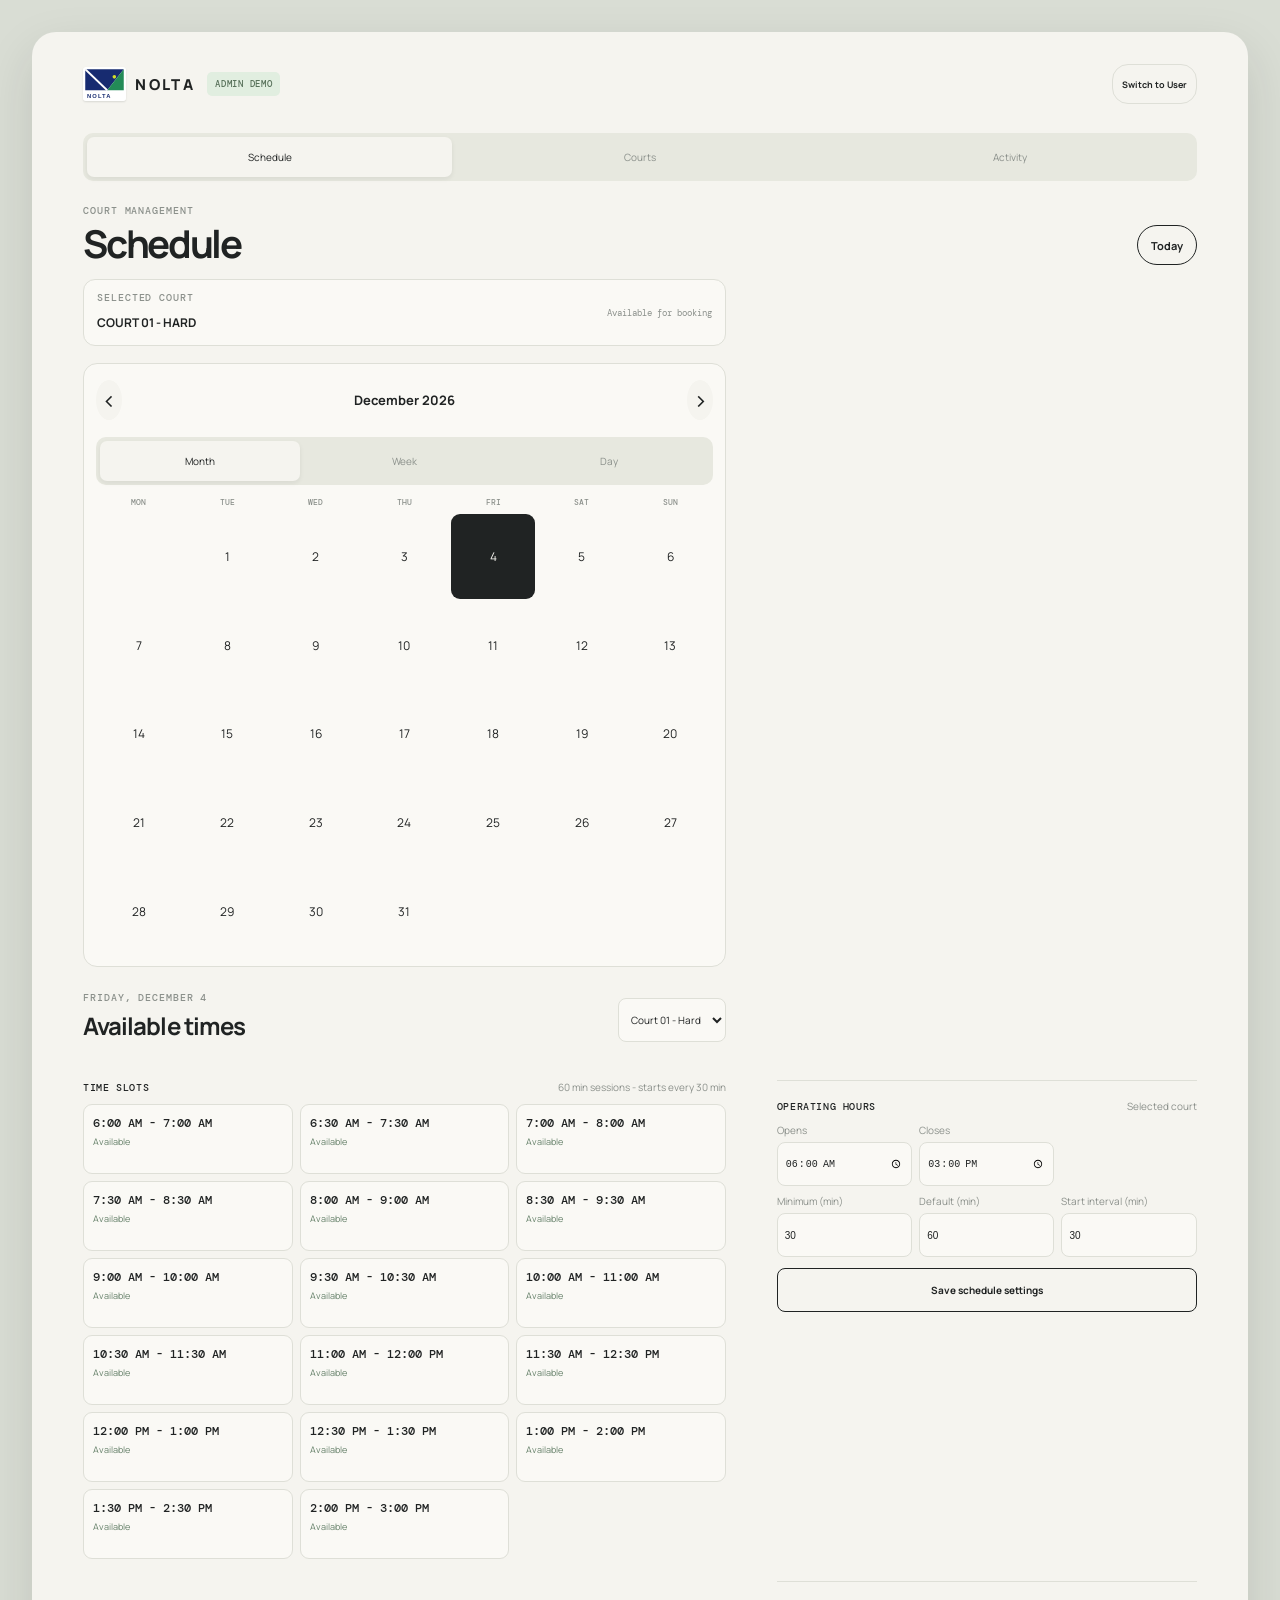
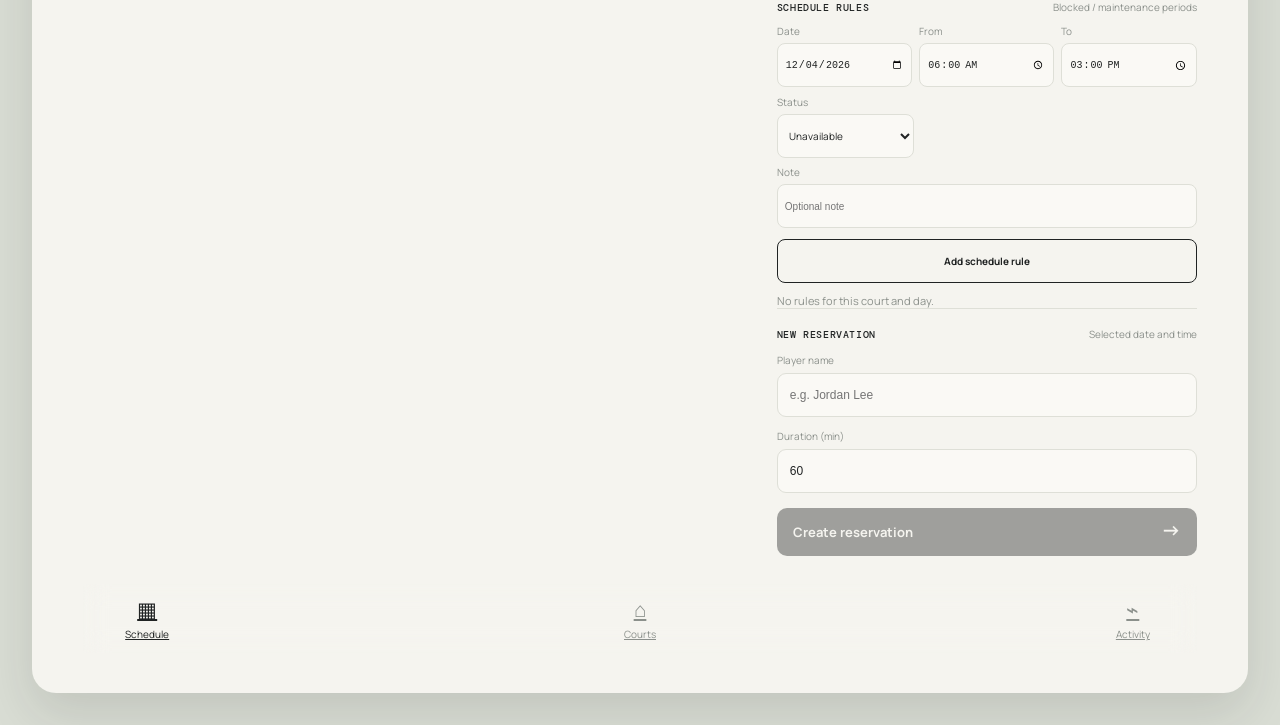
<file: index.html>
<!doctype html><html lang="en"><head><meta charset="UTF-8"/><meta name="viewport" content="width=device-width,initial-scale=1.0"/><meta name="theme-color" content="#f5f4ef"/><title>NOLTA - Schedule</title><link rel="preconnect" href="https://fonts.googleapis.com"/><link rel="preconnect" href="https://fonts.gstatic.com" crossorigin/><link href="https://fonts.googleapis.com/css2?family=DM+Mono:wght@400;500&family=Manrope:wght@400;500;600;700;800&display=swap" rel="stylesheet"/><link rel="stylesheet" href="styles.css"/></head><body><main class="phone-shell"><header class="topbar"><a class="brand" href="index.html"><svg class="nolta-logo" viewBox="0 0 96 76" role="img" aria-label="NOLTA logo"><rect width="96" height="76" rx="4" fill="#fff"/><path d="M5 5H91L54 52H5Z" fill="#172b70"/><path d="M91 5L54 52H91Z" fill="#238b57"/><path d="M5 5L54 52" stroke="#fff" stroke-width="4"/><circle cx="70" cy="22" r="4" fill="#d5df27"/><text x="9" y="69" fill="#172b70" font-family="Arial" font-size="13" font-weight="800">NOLTA</text></svg><span>NOLTA</span></a><span class="admin-badge">ADMIN</span></header><nav class="page-nav"><a data-page-link href="index.html">Schedule</a><a data-page-link href="courts.html">Courts</a><a data-page-link href="activity.html">Activity</a></nav><section class="intro"><div><p class="eyebrow">COURT MANAGEMENT</p><h1>Schedule</h1></div><button class="today-button" id="todayButton">Today</button></section><section class="court-status-card"><div><p class="eyebrow">SELECTED COURT</p><strong id="selectedCourtLabel"></strong></div><span class="storage-note" id="statusText"></span></section><section class="calendar-card"><div class="calendar-header"><button id="previousPeriod">‹</button><strong id="periodLabel"></strong><button id="nextPeriod">›</button></div><div class="view-switcher"><button class="view-button active" data-view="month">Month</button><button class="view-button" data-view="week">Week</button><button class="view-button" data-view="day">Day</button></div><div class="weekdays"><span>MON</span><span>TUE</span><span>WED</span><span>THU</span><span>FRI</span><span>SAT</span><span>SUN</span></div><div class="calendar-grid" id="calendarGrid"></div></section><section class="booking-head"><div><p class="eyebrow" id="selectedDateLabel"></p><h2>Available times</h2></div><select id="courtSelect" class="inline-select" aria-label="Select court"></select></section><section class="time-section"><div class="section-label"><span>TIME SLOTS</span><small id="durationLabel"></small></div><div class="time-grid" id="timeGrid"></div></section><section class="admin-panel"><div class="section-label"><span>OPERATING HOURS</span><small>Selected court</small></div><div class="inline-fields"><label>Opens<input id="openingTime" type="time"/></label><label>Closes<input id="closingTime" type="time"/></label></div><div class="inline-fields duration-settings"><label>Minimum (min)<input id="minDuration" type="number" min="1" max="720"/></label><label>Default (min)<input id="defaultDuration" type="number" min="1" max="720"/></label><label>Start interval (min)<input id="startInterval" type="number" min="1" max="720"/></label></div><button class="secondary-button" id="saveSettings">Save schedule settings</button></section><section class="admin-panel"><div class="section-label"><span>SCHEDULE RULES</span><small>Blocked / maintenance periods</small></div><div class="inline-fields"><label>Date<input id="ruleDate" type="date"/></label><label>From<input id="ruleStart" type="time" value="06:00"/></label><label>To<input id="ruleEnd" type="time" value="15:00"/></label></div><div class="inline-fields second-row"><label>Status<select id="ruleStatus"><option value="unavailable">Unavailable</option><option value="maintenance">Maintenance</option><option value="available">Available</option></select></label><label class="wide-field">Note<input id="ruleNote" placeholder="Optional note"/></label></div><button class="secondary-button" id="saveRule">Add schedule rule</button><div class="rule-list" id="ruleList"></div></section><section class="reservation-form"><div class="section-label"><span>NEW RESERVATION</span><small>Selected date and time</small></div><label>Player name<input id="playerName" placeholder="e.g. Jordan Lee"/></label><label>Duration (min)<input id="reservationDuration" type="number" min="1"/></label><button class="confirm-button" id="confirmButton" disabled>Create reservation <span>→</span></button></section><nav class="bottom-nav"><a class="nav-item" data-page-link href="index.html"><span>▦</span><small>Schedule</small></a><a class="nav-item" data-page-link href="courts.html"><span>⌂</span><small>Courts</small></a><a class="nav-item" data-page-link href="activity.html"><span>⌁</span><small>Activity</small></a></nav></main><div class="toast" id="toast"></div><script src="assets/js/storage.js"></script><script src="assets/js/navigation.js"></script><script src="assets/js/schedule-page.js"></script></body></html>
</file>
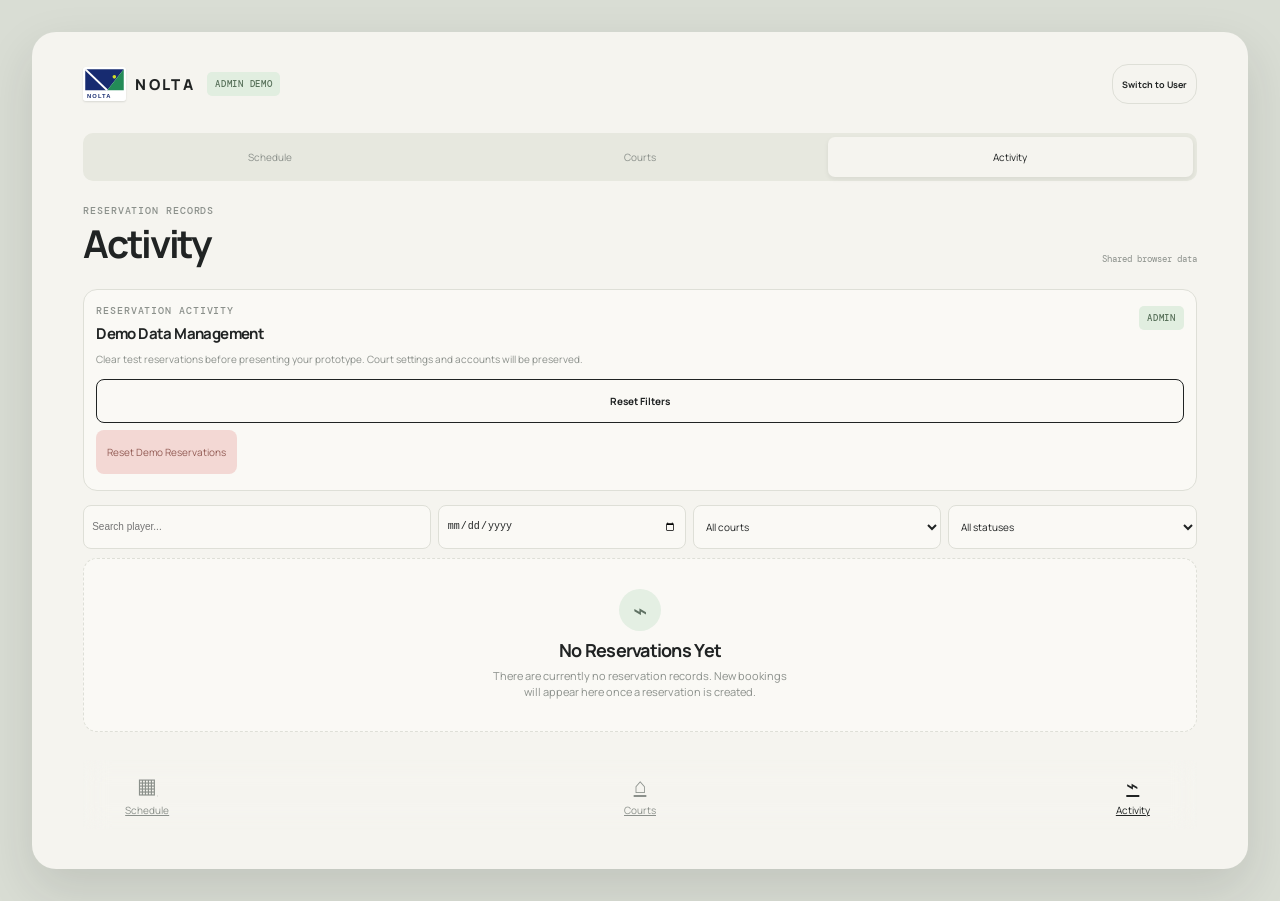
<file: activity.html>
<!doctype html><html lang="en"><head><meta charset="UTF-8"/><meta name="viewport" content="width=device-width,initial-scale=1.0"/><meta name="theme-color" content="#f5f4ef"/><title>NOLTA - Activity</title><link rel="preconnect" href="https://fonts.googleapis.com"/><link rel="preconnect" href="https://fonts.gstatic.com" crossorigin/><link href="https://fonts.googleapis.com/css2?family=DM+Mono:wght@400;500&family=Manrope:wght@400;500;600;700;800&display=swap" rel="stylesheet"/><link rel="stylesheet" href="styles.css"/></head><body><main class="phone-shell"><header class="topbar"><a class="brand" href="index.html"><svg class="nolta-logo" viewBox="0 0 96 76"><rect width="96" height="76" rx="4" fill="#fff"/><path d="M5 5H91L54 52H5Z" fill="#172b70"/><path d="M91 5L54 52H91Z" fill="#238b57"/><path d="M5 5L54 52" stroke="#fff" stroke-width="4"/><circle cx="70" cy="22" r="4" fill="#d5df27"/><text x="9" y="69" fill="#172b70" font-family="Arial" font-size="13" font-weight="800">NOLTA</text></svg><span>NOLTA</span></a><span class="admin-badge">ADMIN</span></header><nav class="page-nav"><a data-page-link href="index.html">Schedule</a><a data-page-link href="courts.html">Courts</a><a data-page-link href="activity.html">Activity</a></nav><section class="intro"><div><p class="eyebrow">RESERVATION RECORDS</p><h1>Activity</h1></div><span class="storage-note">Shared browser data</span></section><section class="filter-row activity-filters"><input id="search" placeholder="Search player..."/><input id="dateFilter" type="date"/><select id="courtFilter"><option value="all">All courts</option></select><select id="statusFilter"><option value="all">All statuses</option><option value="pending">Pending</option><option value="confirmed">Confirmed</option><option value="cancelled">Cancelled</option></select></section><section class="reservation-list" id="activityList"></section><nav class="bottom-nav"><a class="nav-item" data-page-link href="index.html"><span>▦</span><small>Schedule</small></a><a class="nav-item" data-page-link href="courts.html"><span>⌂</span><small>Courts</small></a><a class="nav-item" data-page-link href="activity.html"><span>⌁</span><small>Activity</small></a></nav></main><div class="toast" id="toast"></div><div class="modal-backdrop" id="rescheduleModal" aria-hidden="true"><div class="modal" role="dialog" aria-modal="true" aria-labelledby="rescheduleTitle"><button class="close-modal" id="closeReschedule" aria-label="Close">×</button><p class="eyebrow">EDIT RESERVATION</p><h2 id="rescheduleTitle">Reschedule booking</h2><p class="selected-slot" id="rescheduleDetails"></p><label class="field-label" for="rescheduleCourt">Court</label><select id="rescheduleCourt"></select><label class="field-label" for="rescheduleDate">Date</label><input id="rescheduleDate" type="date"/><label class="field-label" for="rescheduleStart">Start time</label><select id="rescheduleStart"></select><button class="confirm-button" id="saveReschedule">Save changes <span>→</span></button></div></div><script src="assets/js/storage.js"></script><script src="assets/js/navigation.js"></script><script src="assets/js/activity-page.js"></script></body></html>
</file>
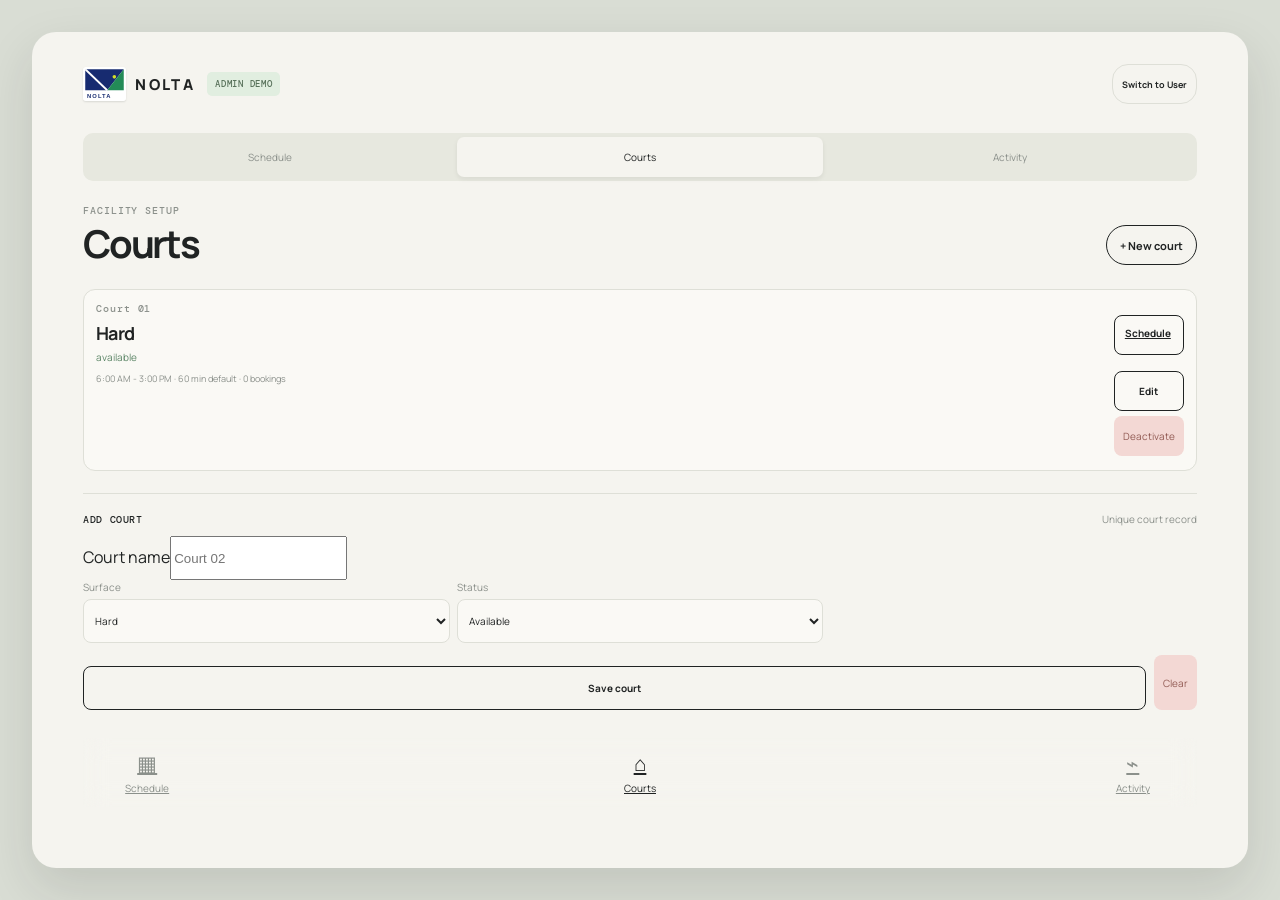
<file: courts.html>
<!doctype html><html lang="en"><head><meta charset="UTF-8"/><meta name="viewport" content="width=device-width,initial-scale=1.0"/><meta name="theme-color" content="#f5f4ef"/><title>NOLTA - Courts</title><link rel="preconnect" href="https://fonts.googleapis.com"/><link rel="preconnect" href="https://fonts.gstatic.com" crossorigin/><link href="https://fonts.googleapis.com/css2?family=DM+Mono:wght@400;500&family=Manrope:wght@400;500;600;700;800&display=swap" rel="stylesheet"/><link rel="stylesheet" href="styles.css"/></head><body><main class="phone-shell"><header class="topbar"><a class="brand" href="index.html"><svg class="nolta-logo" viewBox="0 0 96 76"><rect width="96" height="76" rx="4" fill="#fff"/><path d="M5 5H91L54 52H5Z" fill="#172b70"/><path d="M91 5L54 52H91Z" fill="#238b57"/><path d="M5 5L54 52" stroke="#fff" stroke-width="4"/><circle cx="70" cy="22" r="4" fill="#d5df27"/><text x="9" y="69" fill="#172b70" font-family="Arial" font-size="13" font-weight="800">NOLTA</text></svg><span>NOLTA</span></a><span class="admin-badge">ADMIN</span></header><nav class="page-nav"><a data-page-link href="index.html">Schedule</a><a data-page-link href="courts.html">Courts</a><a data-page-link href="activity.html">Activity</a></nav><section class="intro"><div><p class="eyebrow">FACILITY SETUP</p><h1>Courts</h1></div><button class="today-button" id="newCourtButton">+ New court</button></section><section class="court-list" id="courtList"></section><section class="admin-panel" id="courtForm"><div class="section-label"><span id="courtFormTitle">ADD COURT</span><small>Unique court record</small></div><label>Court name<input id="courtName" placeholder="Court 02"/></label><div class="inline-fields"><label>Surface<select id="courtSurface"><option>Hard</option><option>Clay</option><option>Grass</option><option>Carpet</option></select></label><label>Status<select id="courtStatus"><option value="available">Available</option><option value="unavailable">Unavailable</option><option value="maintenance">Maintenance</option></select></label></div><div class="form-actions"><button class="secondary-button" id="saveCourt">Save court</button><button class="danger-button compact" id="cancelCourt">Clear</button></div></section><nav class="bottom-nav"><a class="nav-item" data-page-link href="index.html"><span>▦</span><small>Schedule</small></a><a class="nav-item" data-page-link href="courts.html"><span>⌂</span><small>Courts</small></a><a class="nav-item" data-page-link href="activity.html"><span>⌁</span><small>Activity</small></a></nav></main><div class="toast" id="toast"></div><script src="assets/js/storage.js"></script><script src="assets/js/navigation.js"></script><script src="assets/js/courts-page.js"></script></body></html>
</file>
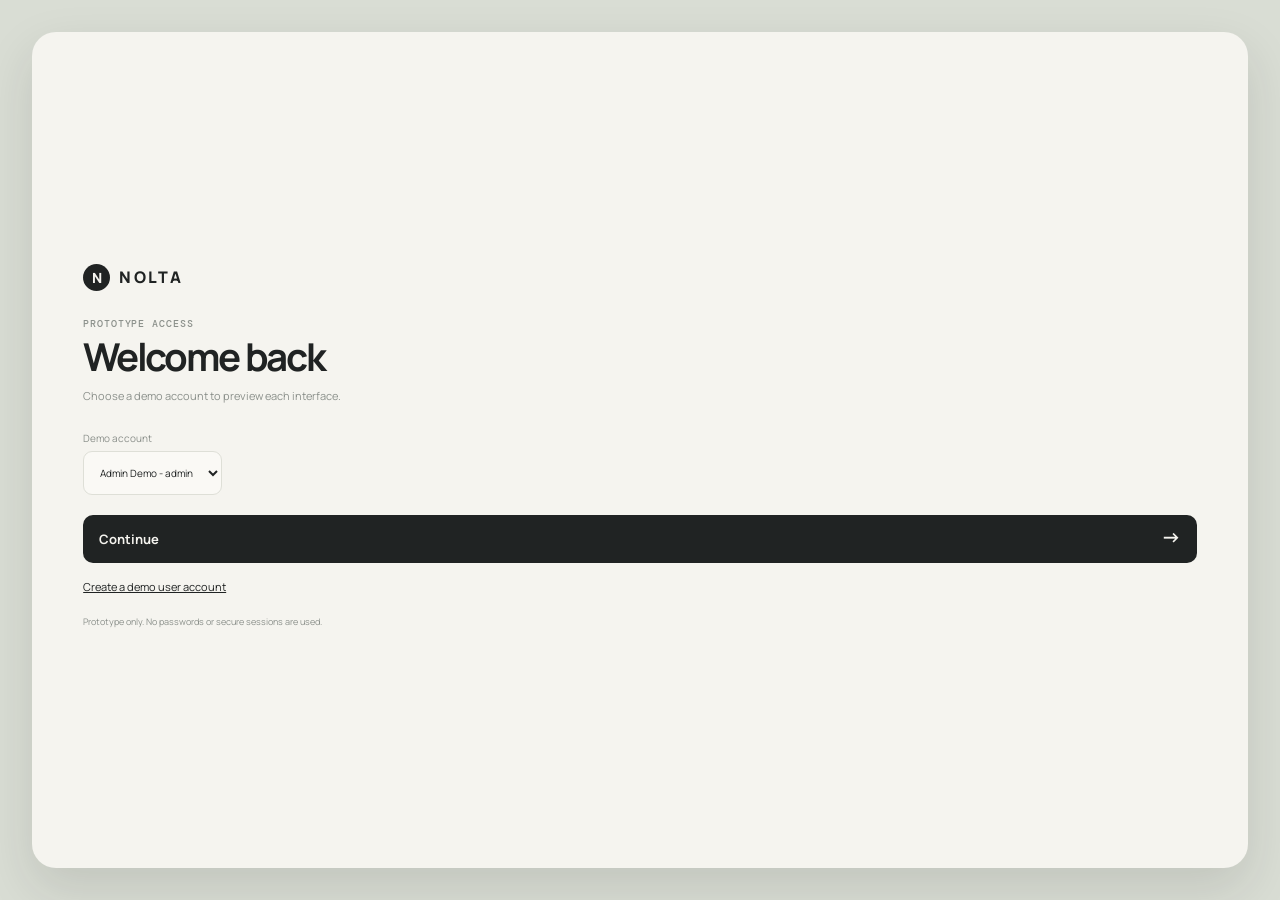
<file: login.html>
<!doctype html><html lang="en"><head><meta charset="UTF-8"/><meta name="viewport" content="width=device-width,initial-scale=1.0"/><title>NOLTA - Demo login</title><link rel="stylesheet" href="styles.css"/><link href="https://fonts.googleapis.com/css2?family=DM+Mono:wght@400;500&family=Manrope:wght@400;500;600;700;800&display=swap" rel="stylesheet"/></head><body><main class="phone-shell auth-shell"><div class="auth-logo"><span class="brand-mark">N</span><span>NOLTA</span></div><p class="eyebrow">PROTOTYPE ACCESS</p><h1>Welcome back</h1><p class="auth-note">Choose a demo account to preview each interface.</p><label>Demo account<select id="accountSelect"></select></label><button class="confirm-button" id="loginButton">Continue <span>→</span></button><a class="auth-link" href="register.html">Create a demo user account</a><small class="prototype-warning">Prototype only. No passwords or secure sessions are used.</small></main><script src="assets/js/auth.js"></script><script>const select=document.querySelector('#accountSelect');select.innerHTML=window.NoltaAuth.users().map(user=>`<option value="${user.id}">${user.name} - ${user.role}</option>`).join('');document.querySelector('#loginButton').onclick=()=>{window.NoltaAuth.setActive(select.value);const user=window.NoltaAuth.active();location.href=user.role==='admin'?'index.html':'user-home.html';};</script></body></html>
</file>
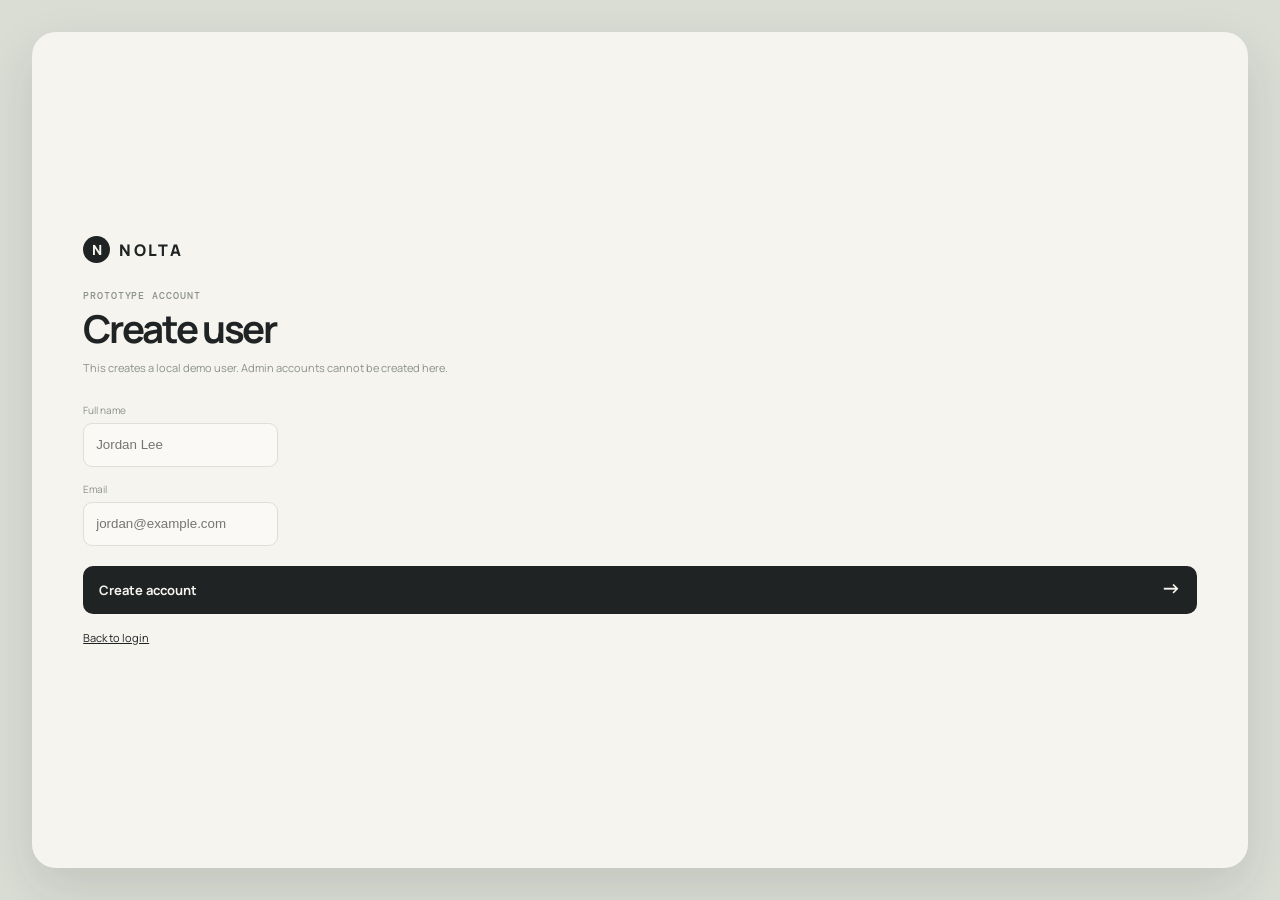
<file: register.html>
<!doctype html><html lang="en"><head><meta charset="UTF-8"/><meta name="viewport" content="width=device-width,initial-scale=1.0"/><title>NOLTA - Demo account</title><link rel="stylesheet" href="styles.css"/><link href="https://fonts.googleapis.com/css2?family=DM+Mono:wght@400;500&family=Manrope:wght@400;500;600;700;800&display=swap" rel="stylesheet"/></head><body><main class="phone-shell auth-shell"><div class="auth-logo"><span class="brand-mark">N</span><span>NOLTA</span></div><p class="eyebrow">PROTOTYPE ACCOUNT</p><h1>Create user</h1><p class="auth-note">This creates a local demo user. Admin accounts cannot be created here.</p><label>Full name<input id="name" placeholder="Jordan Lee"/></label><label>Email<input id="email" type="email" placeholder="jordan@example.com"/></label><button class="confirm-button" id="createButton">Create account <span>→</span></button><a class="auth-link" href="login.html">Back to login</a><p id="error" class="auth-error"></p></main><script src="assets/js/auth.js"></script><script>document.querySelector('#createButton').onclick=()=>{const name=document.querySelector('#name').value.trim(),email=document.querySelector('#email').value.trim(),error=document.querySelector('#error');if(!name||!email){error.textContent='Enter your name and email.';return;}const user=window.NoltaAuth.createUser(name,email);if(!user){error.textContent='That email already has a demo account.';return;}location.href='user-home.html';};</script></body></html>
</file>
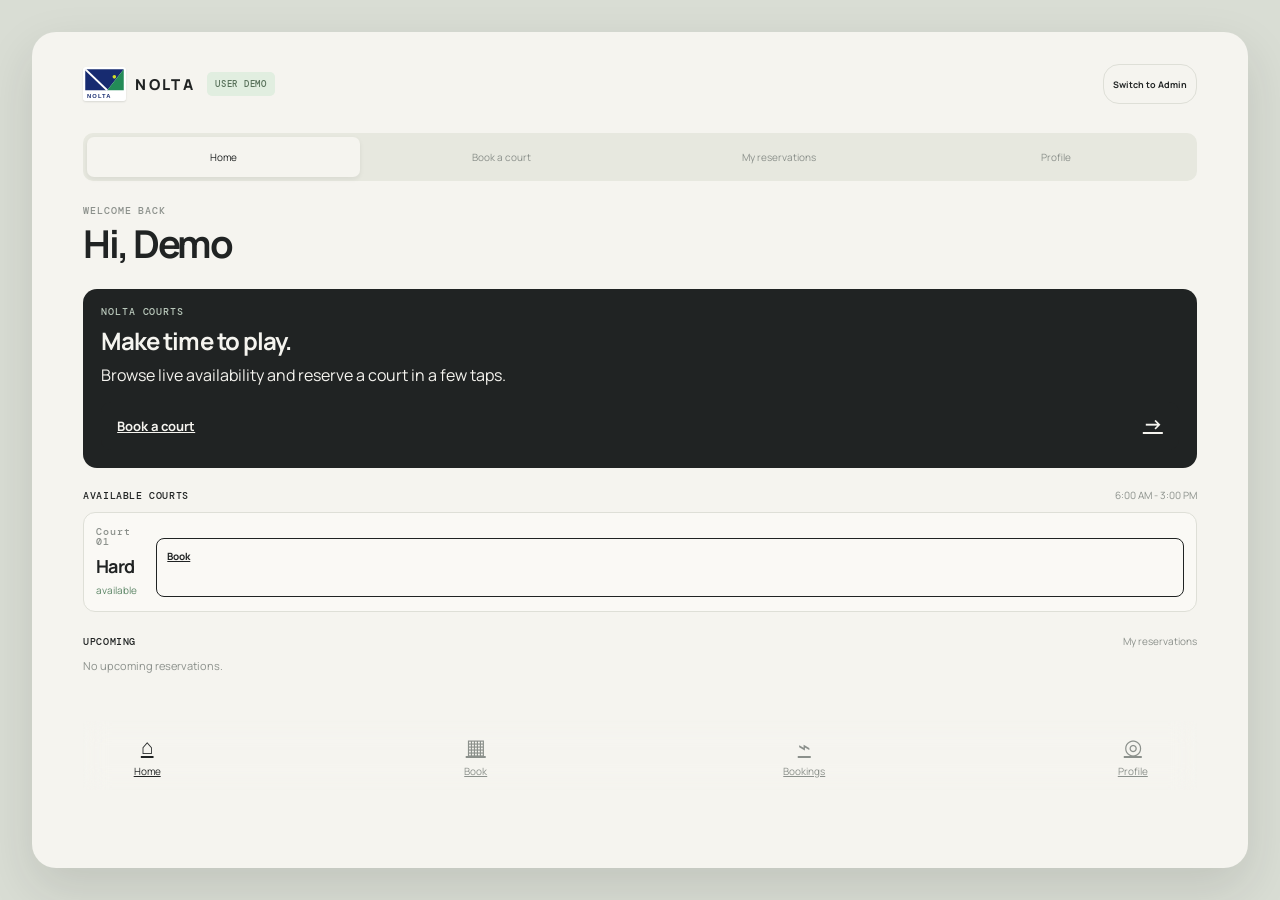
<file: user-home.html>
<!doctype html><html lang="en"><head><meta charset="UTF-8"/><meta name="viewport" content="width=device-width,initial-scale=1.0"/><title>NOLTA - Home</title><link rel="stylesheet" href="styles.css"/><link href="https://fonts.googleapis.com/css2?family=DM+Mono:wght@400;500&family=Manrope:wght@400;500;600;700;800&display=swap" rel="stylesheet"/></head><body><main class="phone-shell user-shell"><header class="topbar"><a class="brand" href="user-home.html"><svg class="nolta-logo" viewBox="0 0 96 76"><rect width="96" height="76" rx="4" fill="#fff"/><path d="M5 5H91L54 52H5Z" fill="#172b70"/><path d="M91 5L54 52H91Z" fill="#238b57"/><path d="M5 5L54 52" stroke="#fff" stroke-width="4"/><circle cx="70" cy="22" r="4" fill="#d5df27"/><text x="9" y="69" fill="#172b70" font-family="Arial" font-size="13" font-weight="800">NOLTA</text></svg><span>NOLTA</span></a><span class="admin-badge">USER DEMO</span></header><nav class="page-nav"><a class="active" href="user-home.html">Home</a><a href="user.html">Book a court</a><a href="user-reservations.html">My reservations</a><a href="user-profile.html">Profile</a></nav><section class="intro"><div><p class="eyebrow">WELCOME BACK</p><h1 id="welcomeName">Ready to play?</h1></div></section><section class="user-hero"><p class="eyebrow">NOLTA COURTS</p><h2>Make time to play.</h2><p>Browse live availability and reserve a court in a few taps.</p><a class="confirm-button" href="user.html">Book a court <span>→</span></a></section><section><div class="section-label"><span>AVAILABLE COURTS</span><small>6:00 AM - 3:00 PM</small></div><div class="court-list" id="userCourtList"></div></section><section class="upcoming-section"><div class="section-label"><span>UPCOMING</span><small>My reservations</small></div><div class="reservation-list" id="homeReservations"></div></section><nav class="bottom-nav"><a class="nav-item active" href="user-home.html"><span>⌂</span><small>Home</small></a><a class="nav-item" href="user.html"><span>▦</span><small>Book</small></a><a class="nav-item" href="user-reservations.html"><span>⌁</span><small>Bookings</small></a><a class="nav-item" href="user-profile.html"><span>◎</span><small>Profile</small></a></nav></main><div class="toast" id="toast"></div><script src="assets/js/storage.js"></script><script src="assets/js/auth.js"></script><script src="assets/js/navigation.js"></script><script src="assets/js/user-home.js"></script></body></html>
</file>
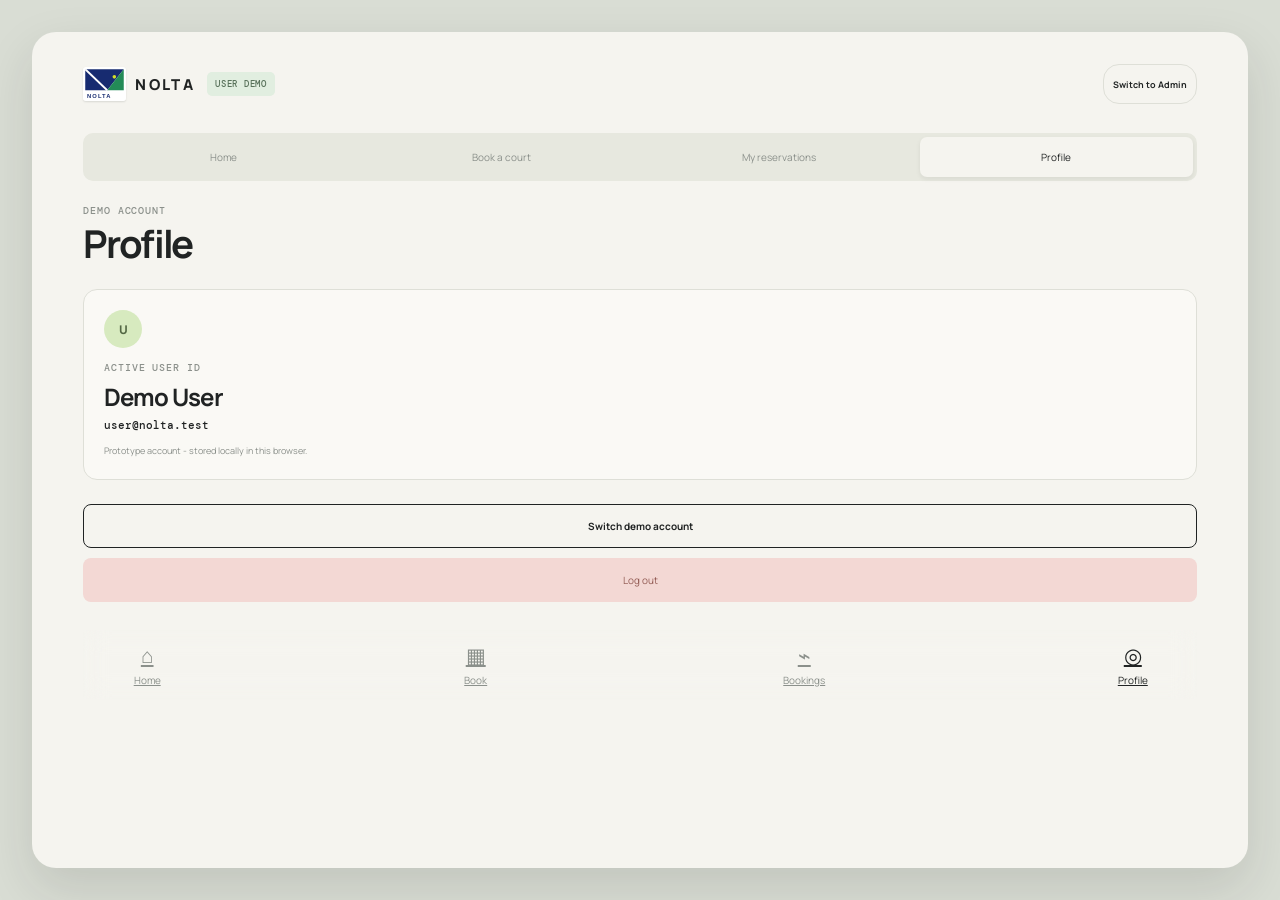
<file: user-profile.html>
<!doctype html><html lang="en"><head><meta charset="UTF-8"/><meta name="viewport" content="width=device-width,initial-scale=1.0"/><title>NOLTA - Profile</title><link rel="stylesheet" href="styles.css"/><link href="https://fonts.googleapis.com/css2?family=DM+Mono:wght@400;500&family=Manrope:wght@400;500;600;700;800&display=swap" rel="stylesheet"/></head><body><main class="phone-shell user-shell"><header class="topbar"><a class="brand" href="user-home.html"><svg class="nolta-logo" viewBox="0 0 96 76"><rect width="96" height="76" rx="4" fill="#fff"/><path d="M5 5H91L54 52H5Z" fill="#172b70"/><path d="M91 5L54 52H91Z" fill="#238b57"/><path d="M5 5L54 52" stroke="#fff" stroke-width="4"/><circle cx="70" cy="22" r="4" fill="#d5df27"/><text x="9" y="69" fill="#172b70" font-family="Arial" font-size="13" font-weight="800">NOLTA</text></svg><span>NOLTA</span></a><span class="admin-badge">USER DEMO</span></header><nav class="page-nav"><a href="user-home.html">Home</a><a href="user.html">Book a court</a><a href="user-reservations.html">My reservations</a><a class="active" href="user-profile.html">Profile</a></nav><section class="intro"><div><p class="eyebrow">DEMO ACCOUNT</p><h1>Profile</h1></div></section><section class="profile-card"><div class="avatar">U</div><p class="eyebrow">ACTIVE USER ID</p><h2 id="profileName"></h2><p id="profileEmail"></p><small>Prototype account - stored locally in this browser.</small></section><button class="secondary-button" id="switchAccount">Switch demo account</button><button class="danger-button logout-button" id="logout">Log out</button><nav class="bottom-nav"><a class="nav-item" href="user-home.html"><span>⌂</span><small>Home</small></a><a class="nav-item" href="user.html"><span>▦</span><small>Book</small></a><a class="nav-item" href="user-reservations.html"><span>⌁</span><small>Bookings</small></a><a class="nav-item active" href="user-profile.html"><span>◎</span><small>Profile</small></a></nav></main><div class="toast" id="toast"></div><script src="assets/js/storage.js"></script><script src="assets/js/auth.js"></script><script src="assets/js/navigation.js"></script><script src="assets/js/user-profile.js"></script></body></html>
</file>
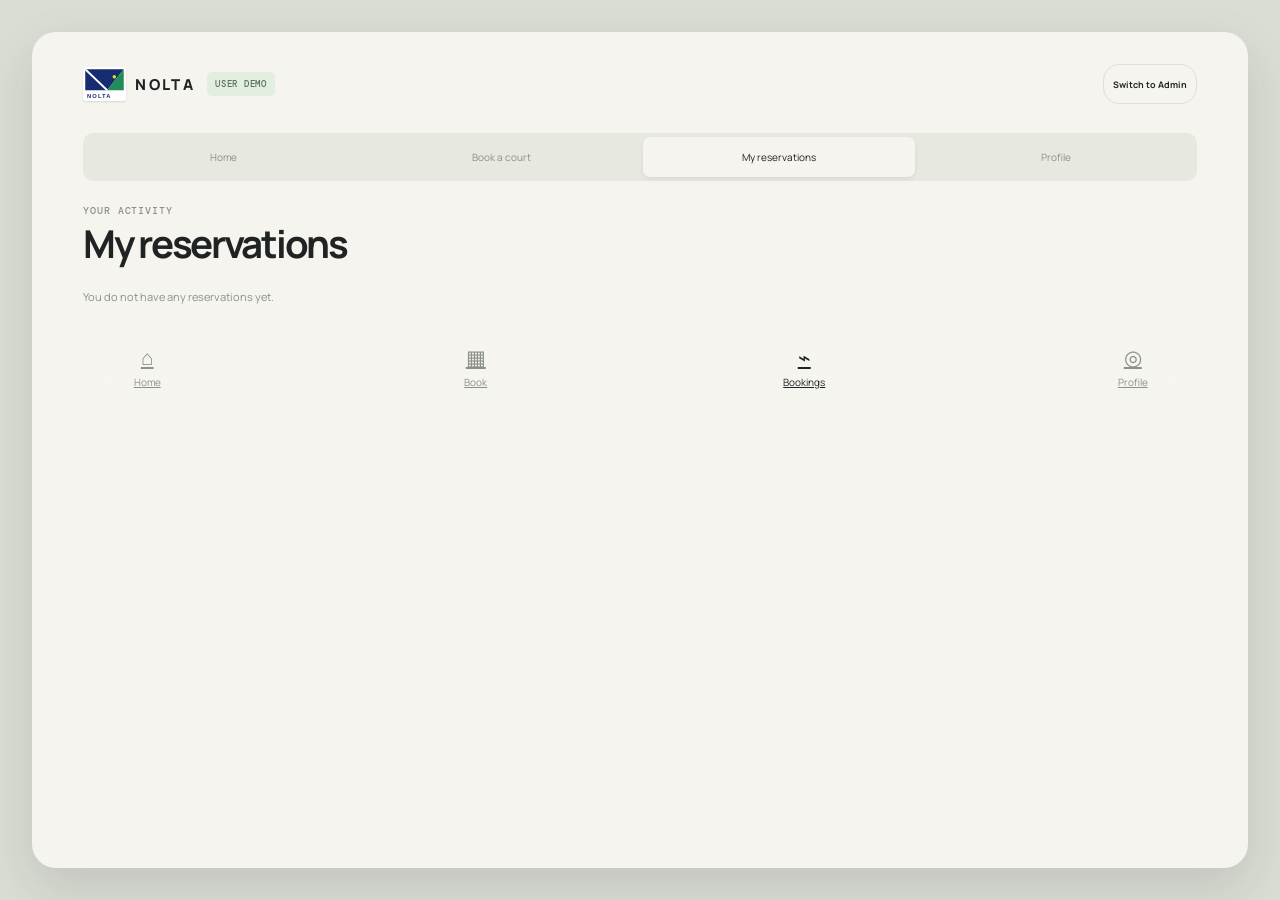
<file: user-reservations.html>
<!doctype html><html lang="en"><head><meta charset="UTF-8"/><meta name="viewport" content="width=device-width,initial-scale=1.0"/><title>NOLTA - My reservations</title><link rel="stylesheet" href="styles.css"/><link href="https://fonts.googleapis.com/css2?family=DM+Mono:wght@400;500&family=Manrope:wght@400;500;600;700;800&display=swap" rel="stylesheet"/></head><body><main class="phone-shell user-shell"><header class="topbar"><a class="brand" href="user-home.html"><svg class="nolta-logo" viewBox="0 0 96 76"><rect width="96" height="76" rx="4" fill="#fff"/><path d="M5 5H91L54 52H5Z" fill="#172b70"/><path d="M91 5L54 52H91Z" fill="#238b57"/><path d="M5 5L54 52" stroke="#fff" stroke-width="4"/><circle cx="70" cy="22" r="4" fill="#d5df27"/><text x="9" y="69" fill="#172b70" font-family="Arial" font-size="13" font-weight="800">NOLTA</text></svg><span>NOLTA</span></a><span class="admin-badge">USER DEMO</span></header><nav class="page-nav"><a href="user-home.html">Home</a><a href="user.html">Book a court</a><a class="active" href="user-reservations.html">My reservations</a><a href="user-profile.html">Profile</a></nav><section class="intro"><div><p class="eyebrow">YOUR ACTIVITY</p><h1>My reservations</h1></div></section><section class="reservation-list" id="myReservations"></section><nav class="bottom-nav"><a class="nav-item" href="user-home.html"><span>⌂</span><small>Home</small></a><a class="nav-item" href="user.html"><span>▦</span><small>Book</small></a><a class="nav-item active" href="user-reservations.html"><span>⌁</span><small>Bookings</small></a><a class="nav-item" href="user-profile.html"><span>◎</span><small>Profile</small></a></nav></main><div class="toast" id="toast"></div><script src="assets/js/storage.js"></script><script src="assets/js/auth.js"></script><script src="assets/js/navigation.js"></script><script src="assets/js/user-reservations.js"></script></body></html>
</file>
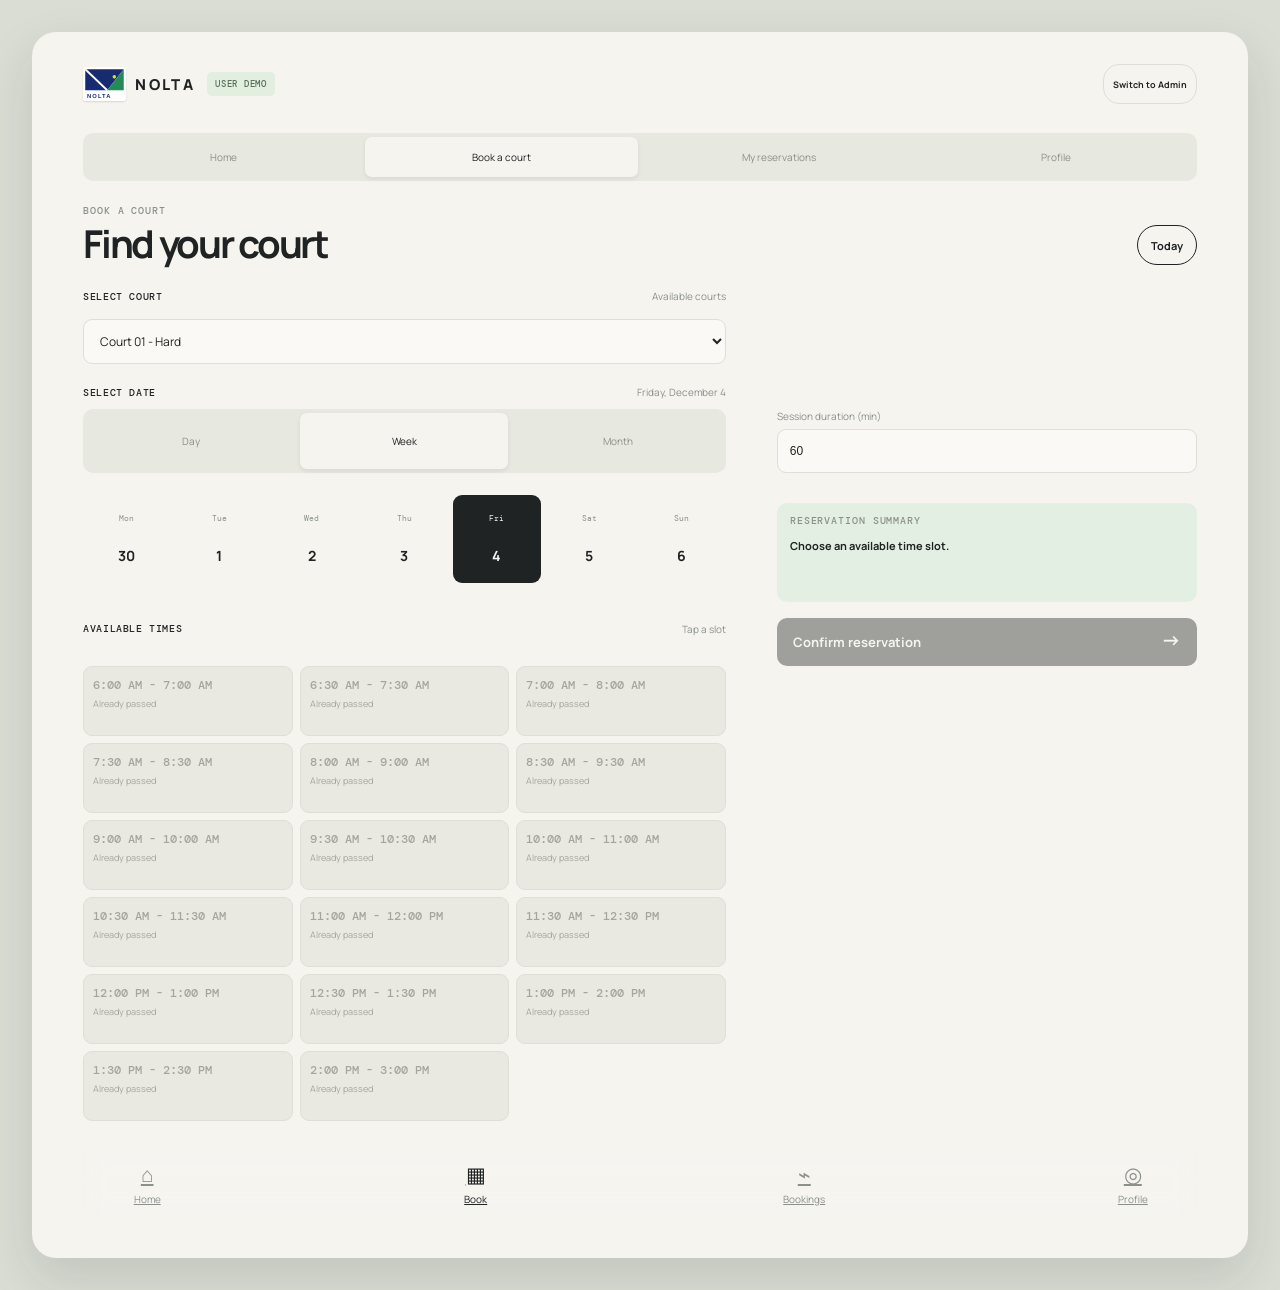
<file: user.html>
<!doctype html><html lang="en"><head><meta charset="UTF-8"/><meta name="viewport" content="width=device-width,initial-scale=1.0"/><meta name="theme-color" content="#f5f4ef"/><title>NOLTA - Book a court</title><link rel="preconnect" href="https://fonts.googleapis.com"/><link rel="preconnect" href="https://fonts.gstatic.com" crossorigin/><link href="https://fonts.googleapis.com/css2?family=DM+Mono:wght@400;500&family=Manrope:wght@400;500;600;700;800&display=swap" rel="stylesheet"/><link rel="stylesheet" href="styles.css"/></head><body><main class="phone-shell user-shell"><header class="topbar"><a class="brand" href="user-home.html"><svg class="nolta-logo" viewBox="0 0 96 76"><rect width="96" height="76" rx="4" fill="#fff"/><path d="M5 5H91L54 52H5Z" fill="#172b70"/><path d="M91 5L54 52H91Z" fill="#238b57"/><path d="M5 5L54 52" stroke="#fff" stroke-width="4"/><circle cx="70" cy="22" r="4" fill="#d5df27"/><text x="9" y="69" fill="#172b70" font-family="Arial" font-size="13" font-weight="800">NOLTA</text></svg><span>NOLTA</span></a><span class="admin-badge">USER DEMO</span></header><nav class="page-nav"><a href="user-home.html">Home</a><a class="active" href="user.html">Book a court</a><a href="user-reservations.html">My reservations</a><a href="user-profile.html">Profile</a></nav><section class="intro"><div><p class="eyebrow">BOOK A COURT</p><h1>Find your court</h1></div><button class="today-button" id="userToday">Today</button></section><section class="user-booking"><div class="section-label"><span>SELECT COURT</span><small>Available courts</small></div><select id="userCourt" class="full-select" aria-label="Select court"></select><div class="section-label booking-date-heading"><span>SELECT DATE</span><small id="bookDateLabel"></small></div><div class="user-calendar" id="userCalendar"></div><div class="section-label"><span>AVAILABLE TIMES</span><small>Tap a slot</small></div><div class="time-grid" id="userTimeGrid"></div><p class="empty-state" id="userEmpty" hidden></p><label class="duration-label">Session duration (min)<input id="userDuration" type="number" min="1" max="720"/></label><div class="booking-summary"><p class="eyebrow">RESERVATION SUMMARY</p><strong id="summaryText">Choose an available time slot.</strong></div><button class="confirm-button" id="userBook" disabled>Confirm reservation <span>→</span></button></section><nav class="bottom-nav"><a class="nav-item" href="user-home.html"><span>⌂</span><small>Home</small></a><a class="nav-item active" href="user.html"><span>▦</span><small>Book</small></a><a class="nav-item" href="user-reservations.html"><span>⌁</span><small>Bookings</small></a><a class="nav-item" href="user-profile.html"><span>◎</span><small>Profile</small></a></nav></main><div class="toast" id="toast"></div><script src="assets/js/storage.js"></script><script src="assets/js/auth.js"></script><script src="assets/js/navigation.js"></script><script src="assets/js/user-book.js"></script></body></html>
</file>
<file: styles.css>
:root { --ink:#202323; --muted:#8b908b; --paper:#f5f4ef; --line:#dedfd7; --aqua:#8fe1d5; --coral:#ff918d; --yellow:#f4d86a; --lavender:#c4b8e7; --mint:#a8e39c; --sand:#e8ad78; }
* { box-sizing:border-box; }
body { margin:0; min-width:320px; background:#d9ddd4; color:var(--ink); font-family:Manrope, sans-serif; }
button, select { font:inherit; }
button { border:0; cursor:pointer; }
.phone-shell { width:100%; max-width:480px; min-height:100vh; margin:0 auto; background:var(--paper); padding:20px 18px 96px; overflow:hidden; }
.topbar, .intro, .booking-head, .legend, .bottom-nav { display:flex; align-items:center; justify-content:space-between; }
.topbar { margin-bottom:31px; }
.brand { display:flex; gap:9px; align-items:center; font-size:15px; font-weight:800; letter-spacing:.16em; }
.brand-mark { display:grid; place-items:center; width:27px; height:27px; border-radius:50%; background:var(--ink); color:var(--paper); font-size:14px; letter-spacing:0; }
.nolta-logo { display:block; width:43px; height:34px; object-fit:contain; border-radius:3px; box-shadow:0 1px 2px #20232322; }
.icon-button { position:relative; background:none; font-size:29px; line-height:1; transform:rotate(45deg); color:var(--ink); }
.bell-dot { position:absolute; width:6px; height:6px; top:2px; right:0; border-radius:50%; background:var(--coral); }
.intro { align-items:flex-end; margin-bottom:24px; }
.eyebrow { margin:0 0 7px; color:var(--muted); font:500 10px/1 DM Mono, monospace; letter-spacing:.09em; }
h1, h2, p { margin-top:0; }
h1 { margin-bottom:0; font-size:31px; line-height:1.1; letter-spacing:-.06em; }
h2 { margin:0; font-size:20px; letter-spacing:-.04em; }
.avatar, .mini-avatar { display:grid; place-items:center; border-radius:50%; background:#d7eabf; color:#536744; font-size:12px; font-weight:800; }
.avatar { width:38px; height:38px; }
.date-strip { display:grid; grid-template-columns:22px repeat(4, 1fr) 22px; gap:7px; align-items:center; margin-bottom:33px; }
.date-card { padding:9px 4px 10px; border-radius:12px; background:transparent; color:var(--muted); }
.date-card span { display:block; margin-bottom:5px; font:500 10px DM Mono, monospace; }
.date-card strong { font-size:19px; }
.date-card.active { background:var(--ink); color:var(--paper); box-shadow:0 5px 12px #2023231c; }
.date-arrow { background:none; color:var(--ink); font-size:28px; padding:0; }
.booking-head { align-items:flex-end; margin-bottom:16px; }
.filter-button { padding:8px 11px; border:1px solid var(--line); border-radius:20px; background:transparent; color:var(--ink); font-size:12px; }
.filter-button span { color:var(--muted); margin-left:4px; }
.court-tabs { display:flex; gap:8px; overflow:auto; margin:0 -18px 17px; padding:0 18px 2px; scrollbar-width:none; }
.court-tabs::-webkit-scrollbar { display:none; }
.court-tab { flex:0 0 auto; padding:8px 12px; border:1px solid var(--line); border-radius:20px; background:transparent; color:var(--muted); font-size:11px; }
.court-tab.active { border-color:var(--ink); background:var(--ink); color:var(--paper); }
.schedule { display:grid; grid-template-columns:43px repeat(3, minmax(126px, 1fr)); min-width:425px; height:620px; overflow:auto; border-top:1px solid var(--line); border-bottom:1px solid var(--line); background:repeating-linear-gradient(to bottom, transparent 0, transparent 69px, var(--line) 70px); }
.time-column { padding-top:42px; display:flex; flex-direction:column; justify-content:space-between; height:620px; color:var(--muted); font:10px DM Mono, monospace; }
.time-column span { height:70px; transform:translateY(-6px); }
.court-column { position:relative; height:620px; padding:0 5px; border-left:1px solid var(--line); }
.court-title { position:sticky; top:0; z-index:2; height:42px; padding:15px 5px 0; background:var(--paper); color:var(--ink); font:500 10px DM Mono, monospace; }
.court-title i { float:right; color:var(--muted); font-style:normal; font-size:8px; }
.slot { position:absolute; left:5px; right:5px; display:flex; flex-direction:column; align-items:flex-start; gap:3px; padding:8px; border-radius:8px; text-align:left; color:var(--ink); overflow:hidden; transition:transform .2s, box-shadow .2s; }
.slot:hover, .slot:focus-visible { transform:scale(1.02); box-shadow:0 5px 12px #2023231f; outline:none; }
.slot b { font:500 8px DM Mono, monospace; opacity:.8; }
.slot strong { font-size:11px; line-height:1.15; }
.slot small { font-size:9px; opacity:.65; }
.slot.open { border:1px dashed #20232355; }
.slot.booked { cursor:default; }
.aqua { background:var(--aqua); } .coral { background:var(--coral); } .yellow { background:var(--yellow); } .lavender { background:var(--lavender); } .mint { background:var(--mint); } .sand { background:var(--sand); }
.legend { justify-content:flex-start; gap:13px; padding:15px 0 17px; white-space:nowrap; overflow:hidden; color:var(--muted); font-size:9px; }
.legend span { display:flex; align-items:center; gap:5px; }.dot { width:7px; height:7px; border-radius:50%; display:inline-block; }.available-dot { background:var(--aqua); }.member-dot { background:var(--yellow); }.busy-dot { background:var(--coral); }
.bottom-nav { position:fixed; z-index:4; bottom:0; left:50%; width:min(480px, 100%); transform:translateX(-50%); padding:12px 45px 16px; border-top:1px solid var(--line); background:#f5f4eff2; backdrop-filter:blur(12px); }
.nav-item { display:flex; flex-direction:column; align-items:center; gap:4px; background:none; color:var(--muted); font-size:21px; }.nav-item small { font-size:10px; }.nav-item.active { color:var(--ink); }.mini-avatar { width:23px; height:23px; font-size:9px; }
.modal-backdrop { position:fixed; z-index:8; inset:0; display:grid; align-items:end; background:#20232366; opacity:0; pointer-events:none; transition:opacity .2s; }.modal-backdrop.visible { opacity:1; pointer-events:auto; }.modal { position:relative; width:min(480px, 100%); margin:0 auto; padding:27px 22px 25px; border-radius:22px 22px 0 0; background:var(--paper); transform:translateY(100%); transition:transform .25s; }.visible .modal { transform:translateY(0); }.close-modal { position:absolute; top:16px; right:19px; background:none; color:var(--muted); font-size:28px; }.selected-slot { margin:10px 0 23px; font:500 12px DM Mono, monospace; color:#5f7163; }.field-label { display:block; margin-bottom:7px; font-size:11px; color:var(--muted); }.modal select { width:100%; padding:13px; margin-bottom:19px; border:1px solid var(--line); border-radius:10px; background:transparent; color:var(--ink); }.confirm-button { display:flex; justify-content:space-between; width:100%; padding:15px 16px; border-radius:10px; background:var(--ink); color:var(--paper); font-size:13px; font-weight:700; }.confirm-button span { font-size:20px; line-height:14px; }.toast { position:fixed; z-index:10; left:50%; bottom:81px; transform:translate(-50%, 15px); padding:12px 17px; border-radius:20px; background:var(--ink); color:var(--paper); font-size:12px; opacity:0; transition:.25s; pointer-events:none; white-space:nowrap; }.toast.show { opacity:1; transform:translate(-50%, 0); }
@media (min-width:481px) { .phone-shell { min-height:844px; margin:24px auto; border-radius:28px; box-shadow:0 20px 50px #20232320; } .bottom-nav { bottom:24px; border-radius:0 0 28px 28px; } }

/* Admin booking interface */
.admin-badge { padding:6px 8px; border-radius:5px; background:#e1eee0; color:#58715a; font:500 9px DM Mono, monospace; letter-spacing:.08em; }
.today-button { padding:9px 13px; border:1px solid var(--ink); border-radius:20px; background:transparent; color:var(--ink); font-size:11px; font-weight:700; }
.calendar-card { margin-bottom:26px; padding:16px 12px 13px; border:1px solid var(--line); border-radius:14px; background:#faf9f5; }
.calendar-header { display:flex; align-items:center; justify-content:space-between; margin-bottom:17px; }.calendar-header strong { font-size:13px; }.calendar-header button { width:26px; height:26px; border-radius:50%; background:var(--paper); color:var(--ink); font-size:24px; line-height:20px; }
.weekdays, .calendar-grid { display:grid; grid-template-columns:repeat(7, 1fr); gap:4px; text-align:center; }.weekdays { margin-bottom:7px; color:var(--muted); font:500 8px DM Mono, monospace; }.calendar-day { position:relative; display:grid; place-items:center; width:100%; aspect-ratio:1; border-radius:9px; background:transparent; color:var(--ink); font-size:12px; }.calendar-day:hover { background:#e7e8df; }.calendar-day.selected { background:var(--ink); color:var(--paper); }.calendar-day.today:not(.selected) { outline:1px solid var(--coral); outline-offset:-2px; }.calendar-day i { position:absolute; bottom:4px; width:4px; height:4px; border-radius:50%; background:var(--coral); }.calendar-day.selected i { background:var(--yellow); }
.court-label { align-self:flex-end; padding-bottom:2px; color:#738176; font:500 9px DM Mono, monospace; }.booking-head { align-items:flex-end; }.booking-head .eyebrow { margin-bottom:6px; }
.section-label { display:flex; justify-content:space-between; align-items:center; margin-bottom:10px; color:var(--ink); font:500 10px DM Mono, monospace; letter-spacing:.06em; }.section-label small { color:var(--muted); font:10px Manrope, sans-serif; letter-spacing:0; }.time-section, .reservation-form, .upcoming-section { margin-top:22px; }.time-grid { display:grid; grid-template-columns:repeat(3, 1fr); gap:7px; }.time-option { display:flex; flex-direction:column; gap:4px; align-items:flex-start; padding:10px 9px; border:1px solid var(--line); border-radius:9px; background:#faf9f5; color:var(--ink); text-align:left; }.time-option strong { font:500 12px DM Mono, monospace; }.time-option small { color:#658069; font-size:9px; }.time-option:hover, .time-option.selected { border-color:var(--ink); background:var(--aqua); }.time-option.reserved { background:#ecece6; color:#a4a69e; cursor:not-allowed; }.time-option.reserved small { color:#a4a69e; }
.reservation-form { padding-top:18px; border-top:1px solid var(--line); }.reservation-form label { display:block; margin:12px 0; color:var(--muted); font-size:10px; }.reservation-form input, .reservation-form select { display:block; width:100%; margin-top:6px; padding:12px; border:1px solid var(--line); border-radius:9px; outline:0; background:#faf9f5; color:var(--ink); font-size:12px; }.reservation-form input:focus, .reservation-form select:focus { border-color:var(--ink); }.confirm-button { margin-top:15px; }.confirm-button:disabled { opacity:.4; cursor:not-allowed; }
.reservation-list { display:flex; flex-direction:column; gap:7px; }.reservation-item { display:flex; justify-content:space-between; align-items:center; padding:12px; border:1px solid var(--line); border-radius:10px; background:#faf9f5; }.reservation-item div { display:flex; flex-direction:column; gap:3px; }.reservation-item strong { font-size:12px; }.reservation-item span { color:var(--ink); font:500 10px DM Mono, monospace; }.reservation-item small { color:var(--muted); font-size:9px; }.remove-reservation { width:25px; height:25px; border-radius:50%; background:#f5d7d2; color:#9c5f59; font-size:18px; line-height:20px; }.empty-state { margin:0; color:var(--muted); font-size:11px; }.upcoming-section { padding-bottom:20px; }
.stats-grid { display:grid; grid-template-columns:repeat(3, 1fr); gap:7px; margin:-5px 0 18px; }.stats-grid article { display:flex; flex-direction:column; gap:3px; padding:11px 9px; border:1px solid var(--line); border-radius:10px; background:#faf9f5; }.stats-grid small, .stats-grid span { color:var(--muted); font-size:9px; }.stats-grid strong { font-size:21px; letter-spacing:-.05em; }.court-panel { margin-bottom:18px; padding:14px 12px; border:1px solid var(--line); border-radius:12px; background:#faf9f5; }.court-select-row, .court-edit-row { display:flex; gap:6px; }.court-select-row select, .court-edit-row input, .court-edit-row select { min-width:0; flex:1; padding:9px 7px; border:1px solid var(--line); border-radius:8px; background:var(--paper); color:var(--ink); font-size:10px; }.court-edit-row { margin-top:8px; flex-wrap:wrap; }.court-edit-row input { flex-basis:100%; }.court-edit-row select { flex:1; }.compact { width:auto; margin-top:0; padding:8px 9px; white-space:nowrap; }.danger-button { border:0; border-radius:8px; background:#f3d8d4; color:#935c55; font-size:10px; }.storage-note { color:var(--muted); font:9px DM Mono, monospace; }.filter-row { display:flex; gap:7px; margin-bottom:9px; }.filter-row input, .filter-row select { min-width:0; flex:1; padding:10px 8px; border:1px solid var(--line); border-radius:8px; background:#faf9f5; color:var(--ink); font-size:10px; }.filter-row select { flex:0 0 125px; }.section-label .compact { font-family:Manrope, sans-serif; letter-spacing:0; }.reservation-actions { min-width:120px; }.reservation-actions button { cursor:pointer; }.reservation-actions button:disabled { opacity:.45; cursor:not-allowed; }
.duration-settings { margin-top:8px; }.reservation-fields { grid-template-columns:1fr 1fr; margin-top:5px; }.reservation-fields input, .reservation-fields select { display:block; width:100%; margin-top:5px; padding:10px 7px; border:1px solid var(--line); border-radius:8px; background:#faf9f5; color:var(--ink); font-size:10px; }
@media (min-width:800px) { body { padding:28px; }.phone-shell { max-width:1180px; min-height:calc(100vh - 56px); margin:0 auto; padding:28px 34px 110px; border-radius:28px; }.topbar { margin-bottom:42px; }.stats-grid { max-width:520px; }.court-panel { max-width:760px; }.calendar-card { max-width:760px; }.time-grid { grid-template-columns:repeat(4, 1fr); max-width:760px; }.admin-panel, .reservation-form, .upcoming-section { max-width:760px; }.bottom-nav { width:min(1180px, 100%); bottom:28px; border-radius:0 0 28px 28px; }.reservation-item { align-items:center; }.reservation-actions { max-width:none; }.reservation-actions button { font-size:9px; } }
/* Mobile is full-width; tablet and desktop use the wider dashboard layout above. */
@media (min-width:481px) and (max-width:799px) { body { padding:24px 0; }.phone-shell { width:min(640px, 100%); max-width:640px; min-height:844px; margin:0 auto; padding:24px 26px 104px; border-radius:24px; }.bottom-nav { width:min(640px, 100%); bottom:24px; border-radius:0 0 24px 24px; } }
.modal-backdrop { position:fixed; z-index:8; inset:0; display:grid; align-items:end; background:#20232366; opacity:0; pointer-events:none; transition:opacity .2s; }.modal-backdrop.visible { opacity:1; pointer-events:auto; }.modal { position:relative; width:min(460px, 100%); margin:0 auto; padding:27px 22px 25px; border-radius:22px 22px 0 0; background:var(--paper); transform:translateY(100%); transition:transform .25s; }.visible .modal { transform:translateY(0); }.modal .field-label { display:block; margin:12px 0 5px; color:var(--muted); font-size:10px; }.modal input, .modal select { width:100%; padding:11px; border:1px solid var(--line); border-radius:9px; background:#faf9f5; color:var(--ink); font-size:11px; }.close-modal { position:absolute; top:14px; right:17px; border:0; background:none; color:var(--muted); font-size:26px; }.selected-slot { margin:10px 0 17px; color:#5f7163; font:500 11px DM Mono, monospace; }.modal .confirm-button { margin-top:18px; }.modal input:focus, .modal select:focus, input:focus, select:focus, button:focus-visible, a:focus-visible { outline:2px solid #6b9c88; outline-offset:2px; }
@media (min-width:800px) { .phone-shell { display:grid; grid-template-columns:minmax(0, 1fr) minmax(340px, 440px); column-gap:34px; align-items:start; }.topbar, .page-nav, .intro, .bottom-nav { grid-column:1 / -1; }.calendar-card, .court-status-card, .booking-head, .time-section { grid-column:1; }.admin-panel, .reservation-form, .court-list, .filter-row, .reservation-list { grid-column:2; }.admin-panel { margin-top:0; }.reservation-form { margin-top:0; }.bottom-nav { position:relative; width:100%; bottom:auto; margin-top:20px; }.modal { align-self:center; border-radius:22px; margin-bottom:10vh; } }
.page-nav { display:flex; gap:5px; margin:-13px 0 25px; padding:4px; border-radius:10px; background:#e7e8df; }.page-nav a { flex:1; padding:8px 4px; border-radius:7px; color:var(--muted); text-align:center; text-decoration:none; font-size:10px; }.page-nav a.active { background:var(--paper); color:var(--ink); box-shadow:0 2px 5px #20232312; }.brand { color:var(--ink); text-decoration:none; }.inline-select { max-width:130px; padding:8px; border:1px solid var(--line); border-radius:8px; background:#faf9f5; color:var(--ink); font-size:10px; }.court-list { display:flex; flex-direction:column; gap:8px; }.court-card { display:flex; justify-content:space-between; gap:8px; padding:14px 12px; border:1px solid var(--line); border-radius:12px; background:#faf9f5; }.court-card h2 { margin:2px 0 5px; font-size:18px; }.court-card small { display:block; margin-top:8px; color:var(--muted); font-size:9px; }.court-card-status { display:block; font-size:10px; }.card-actions { display:flex; flex-direction:column; gap:5px; align-items:flex-end; }.form-actions { display:flex; gap:8px; margin-top:12px; }.form-actions .secondary-button { flex:1; }.activity-filters { flex-wrap:wrap; }.activity-filters input, .activity-filters select { flex:1 1 140px; }.activity-filters input[type=date] { min-width:0; }.rule-item .status-available { color:#5c8667; }
.court-status-card { display:flex; align-items:center; justify-content:space-between; margin:-10px 0 17px; padding:13px; border:1px solid var(--line); border-radius:12px; background:#faf9f5; }.court-status-card strong { font-size:12px; }.court-status-card select { max-width:130px; padding:8px; border:1px solid var(--line); border-radius:8px; background:var(--paper); color:var(--ink); font-size:10px; }.view-switcher { display:flex; gap:5px; margin-bottom:12px; padding:4px; border-radius:10px; background:#e7e8df; }.view-button { flex:1; padding:8px; border-radius:7px; background:transparent; color:var(--muted); font-size:10px; }.view-button.active { background:var(--paper); color:var(--ink); box-shadow:0 2px 5px #20232312; }.admin-panel { margin-top:22px; padding-top:18px; border-top:1px solid var(--line); }.inline-fields { display:grid; grid-template-columns:1fr 1fr 1fr; gap:7px; }.inline-fields label, .reservation-form label { display:block; color:var(--muted); font-size:10px; }.inline-fields input, .inline-fields select { display:block; width:100%; margin-top:5px; padding:10px 7px; border:1px solid var(--line); border-radius:8px; background:#faf9f5; color:var(--ink); font-size:10px; }.second-row { margin-top:8px; grid-template-columns:1fr 2fr; }.wide-field { grid-column:span 2; }.secondary-button { width:100%; margin-top:11px; padding:10px; border:1px solid var(--ink); border-radius:8px; background:transparent; color:var(--ink); font-size:10px; font-weight:700; }.rule-list { display:flex; flex-direction:column; gap:6px; margin-top:10px; }.rule-item { display:flex; justify-content:space-between; align-items:center; padding:10px; border:1px solid var(--line); border-radius:8px; background:#faf9f5; }.rule-item > div:first-child { display:flex; flex-direction:column; gap:3px; }.rule-item strong { font:500 11px DM Mono, monospace; }.rule-item small { color:var(--muted); font-size:9px; }.rule-item button { margin-left:4px; padding:5px 6px; border-radius:5px; background:#e9e9e1; color:var(--ink); font-size:9px; }.status-available { color:#5c8667; }.status-unavailable, .status-cancelled { color:#a2645c; }.status-maintenance { color:#af7e2e; }.status-pending { color:#9b8246; }.status-confirmed { color:#52805d; }.booking-dot, .rule-dot { position:absolute; bottom:4px; width:4px; height:4px; border-radius:50%; }.booking-dot { background:var(--coral); left:calc(50% - 6px); }.rule-dot { background:var(--yellow); left:calc(50% + 2px); }.calendar-day.selected .booking-dot { background:var(--yellow); }.time-option.blocked { background:#e9e9e2; color:#a4a69e; cursor:not-allowed; }.time-option.blocked small { color:#a4a69e; }.reservation-actions { display:flex !important; flex-direction:row !important; flex-wrap:wrap; justify-content:flex-end; gap:4px; max-width:145px; }.reservation-actions button { padding:5px 6px; border:0; border-radius:5px; background:#e8e9e1; color:var(--ink); font-size:8px; }.reservation-actions .confirm-record { background:#d9edda; color:#58715a; }.reservation-actions .cancel-record { background:#f3d8d4; color:#935c55; }.reservation-actions button:disabled { opacity:.6; cursor:default; }.reservation-item { align-items:flex-start; gap:8px; }
.role-switch { margin-left:auto; padding:7px 9px; border:1px solid var(--line); border-radius:16px; background:transparent; color:var(--ink); font-size:9px; font-weight:700; }.user-hero { margin-bottom:20px; padding:18px; border-radius:14px; background:var(--ink); color:var(--paper); }.user-hero .eyebrow { color:#b9c8bb; }.user-hero h2 { margin-bottom:7px; color:var(--paper); }.user-hero p:last-child { margin:0; color:#d6ddd4; font-size:11px; line-height:1.5; }.user-booking label { display:block; margin:12px 0; color:var(--muted); font-size:10px; }.user-booking input, .user-booking select { display:block; width:100%; margin-top:6px; padding:12px; border:1px solid var(--line); border-radius:9px; background:#faf9f5; color:var(--ink); font-size:12px; }.user-booking .confirm-button { margin-top:16px; }
.user-calendar { display:grid; grid-template-columns:repeat(7, 1fr); gap:5px; margin:10px 0 19px; }.user-calendar .calendar-day { padding:7px 2px; }.user-calendar .calendar-day span { font:8px DM Mono, monospace; color:var(--muted); }.user-calendar .calendar-day strong { font-size:14px; }.user-calendar .calendar-day.selected span, .user-calendar .calendar-day.selected strong { color:var(--paper); }.full-select, .duration-label input { display:block; width:100%; margin-top:6px; padding:12px; border:1px solid var(--line); border-radius:9px; background:#faf9f5; color:var(--ink); font-size:12px; }.booking-date-heading { margin-top:21px; }.duration-label { display:block; margin-top:18px; color:var(--muted); font-size:10px; }.booking-summary { margin-top:18px; padding:13px; border-radius:10px; background:#e4efe3; color:var(--ink); }.booking-summary strong { font-size:11px; line-height:1.45; }.profile-card { padding:20px; margin-bottom:13px; border-radius:14px; background:#faf9f5; border:1px solid var(--line); }.profile-card .avatar { margin-bottom:15px; }.profile-card h2 { margin-bottom:5px; }.profile-card p:not(.eyebrow) { margin-bottom:5px; font:500 11px DM Mono, monospace; }.profile-card small { color:var(--muted); font-size:9px; }.logout-button { width:100%; margin-top:10px; padding:11px; }.auth-shell { max-width:390px; min-height:100vh; display:flex; flex-direction:column; justify-content:center; }.auth-logo { display:flex; align-items:center; gap:9px; margin-bottom:28px; font-weight:800; letter-spacing:.16em; }.auth-shell h1 { margin-bottom:10px; }.auth-note { color:var(--muted); font-size:11px; line-height:1.5; }.auth-shell label { display:block; margin-top:15px; color:var(--muted); font-size:10px; }.auth-shell input, .auth-shell select { display:block; width:100%; margin-top:6px; padding:12px; border:1px solid var(--line); border-radius:9px; background:#faf9f5; color:var(--ink); }.auth-shell .confirm-button { margin-top:20px; }.auth-link { display:block; margin-top:16px; color:var(--ink); text-align:center; font-size:11px; }.prototype-warning { margin-top:22px; color:var(--muted); font-size:9px; line-height:1.4; text-align:center; }.auth-error { color:#9c5f59; font-size:11px; }
.reset-filters-button{margin:0;padding:9px 11px;white-space:nowrap}.reset-modal h2{max-width:300px;margin-top:5px}.reset-actions{display:flex;gap:8px;margin-top:18px}.reset-actions button{flex:1;margin:0;padding:12px}.reset-confirm{padding:12px 10px}.empty-panel{padding:30px 20px;border:1px dashed var(--line);border-radius:14px;background:#faf9f5;text-align:center}.empty-panel h2{margin:7px 0 6px;font-size:18px}.empty-panel p{max-width:300px;margin:0 auto;color:var(--muted);font-size:11px;line-height:1.5}.empty-icon{display:grid;place-items:center;width:42px;height:42px;margin:0 auto;border-radius:50%;background:#e4efe3;color:#5f7163;font-size:24px}
.demo-management{margin-bottom:14px;padding:16px 12px;border:1px solid var(--line);border-radius:14px;background:#faf9f5}.demo-management-heading{display:flex;align-items:flex-start;justify-content:space-between;gap:10px}.demo-management h2{margin:2px 0 0;font-size:15px}.demo-management>p{margin:8px 0 12px;color:var(--muted);font-size:10px;line-height:1.45}.demo-management-actions{display:flex;gap:7px;flex-wrap:wrap}.demo-management-actions button{margin:0}.demo-management-actions .danger-button{padding:9px 11px}.demo-management-actions .secondary-button{padding:8px 11px}

/* Responsive application layout */
:root { --content-gutter:clamp(16px, 3vw, 32px); }
body { min-width:320px; overflow-x:hidden; }
.phone-shell { width:100%; max-width:none; min-height:100vh; margin:0; padding:clamp(18px, 3vw, 32px) var(--content-gutter) calc(92px + env(safe-area-inset-bottom)); border-radius:0; box-shadow:none; overflow:visible; }
.topbar { gap:12px; margin-bottom:clamp(24px, 4vw, 42px); }
.intro { gap:16px; }
h1 { font-size:clamp(28px, 3vw, 42px); }
h2 { font-size:clamp(19px, 2vw, 24px); }
button, select, input { min-height:44px; }
.today-button, .compact, .role-switch, .view-button, .calendar-header button { min-height:40px; }
.page-nav { max-width:720px; }
.page-nav a { min-height:40px; display:flex; align-items:center; justify-content:center; }
.bottom-nav { width:100%; max-width:none; padding:11px var(--content-gutter) calc(12px + env(safe-area-inset-bottom)); }
.nav-item { min-width:64px; min-height:44px; justify-content:center; }
.time-grid { grid-template-columns:repeat(auto-fit, minmax(150px, 1fr)); max-width:none; }
.time-option { min-height:70px; }
.court-list { display:grid; grid-template-columns:1fr; }
.reservation-list { min-width:0; }
.reservation-item { min-width:0; }
.reservation-item > div:first-child { min-width:0; }
.reservation-item span, .reservation-item small { overflow-wrap:anywhere; }
.filter-row { align-items:stretch; }
.activity-filters input, .activity-filters select { min-height:44px; }
.demo-management-actions { align-items:center; }
.demo-management-actions button { min-height:44px; }
.calendar-card, .user-booking, .admin-panel, .reservation-form, .court-list, .reservation-list, .filter-row, .user-hero, .upcoming-section { width:100%; max-width:none; }
.calendar-card { overflow:hidden; }
.calendar-grid, .user-calendar { min-width:0; }
.user-calendar.month-view .calendar-day { min-width:0; font-size:clamp(10px, 1.5vw, 13px); }
.modal { max-height:calc(100vh - 24px); overflow:auto; padding-bottom:calc(25px + env(safe-area-inset-bottom)); }

@media (min-width:768px) {
  body { padding:24px; }
  .phone-shell { width:100%; max-width:1024px; min-height:calc(100vh - 48px); margin:0 auto; padding:28px clamp(24px, 4vw, 48px) 36px; border-radius:24px; box-shadow:0 20px 50px #20232320; }
  .bottom-nav { position:relative; left:auto; bottom:auto; transform:none; margin-top:28px; border:0; border-radius:0; background:transparent; }
  .court-list { grid-template-columns:repeat(auto-fit, minmax(260px, 1fr)); }
  .time-grid { grid-template-columns:repeat(auto-fit, minmax(180px, 1fr)); }
  .modal-backdrop { align-items:center; padding:24px; }
  .modal { width:min(560px, 100%); border-radius:20px; transform:translateY(18px); }
  .visible .modal { transform:translateY(0); }
  .activity-filters { display:grid; grid-template-columns:minmax(180px, 1.4fr) repeat(3, minmax(130px, 1fr)); }
}

@media (min-width:1024px) {
  body { padding:32px; }
  .phone-shell { max-width:1440px; min-height:calc(100vh - 64px); padding:32px clamp(32px, 4vw, 64px) 40px; }
  .page-nav { max-width:none; }
  .phone-shell:has(#calendarGrid) { display:grid; grid-template-columns:minmax(0, 1fr) minmax(320px, 420px); gap:0 clamp(28px, 4vw, 64px); align-items:start; }
  .phone-shell:has(#calendarGrid) > .topbar, .phone-shell:has(#calendarGrid) > .page-nav, .phone-shell:has(#calendarGrid) > .intro, .phone-shell:has(#calendarGrid) > .bottom-nav { grid-column:1 / -1; }
  .phone-shell:has(#calendarGrid) > .calendar-card, .phone-shell:has(#calendarGrid) > .court-status-card, .phone-shell:has(#calendarGrid) > .booking-head, .phone-shell:has(#calendarGrid) > .time-section { grid-column:1; }
  .phone-shell:has(#calendarGrid) > .admin-panel, .phone-shell:has(#calendarGrid) > .reservation-form { grid-column:2; }
  .phone-shell:has(#calendarGrid) > .demo-management, .phone-shell:has(#calendarGrid) > .filter-row, .phone-shell:has(#calendarGrid) > .reservation-list { grid-column:1 / -1; }
  .phone-shell:has(#userCalendar) { display:grid; grid-template-columns:minmax(0, 1fr) minmax(320px, 420px); gap:0 clamp(28px, 4vw, 64px); align-items:start; }
  .phone-shell:has(#userCalendar) > .topbar, .phone-shell:has(#userCalendar) > .page-nav, .phone-shell:has(#userCalendar) > .intro, .phone-shell:has(#userCalendar) > .bottom-nav { grid-column:1 / -1; }
  .phone-shell:has(#userCalendar) > .user-booking { grid-column:1 / -1; display:grid; grid-template-columns:minmax(0, 1fr) minmax(320px, 420px); gap:0 clamp(28px, 4vw, 64px); }
  .phone-shell:has(#userCalendar) > .user-booking > .section-label, .phone-shell:has(#userCalendar) > .user-booking > #userCourt, .phone-shell:has(#userCalendar) > .user-booking > .booking-date-heading, .phone-shell:has(#userCalendar) > .user-booking > #userCalendar, .phone-shell:has(#userCalendar) > .user-booking > .view-switcher, .phone-shell:has(#userCalendar) > .user-booking > #userTimeGrid, .phone-shell:has(#userCalendar) > .user-booking > #userEmpty { grid-column:1; }
  .phone-shell:has(#userCalendar) > .user-booking > .duration-label, .phone-shell:has(#userCalendar) > .user-booking > .booking-summary, .phone-shell:has(#userCalendar) > .user-booking > #userBook { grid-column:2; }
  .phone-shell:has(#userCalendar) > .user-booking > .duration-label { grid-row:4; margin-top:0; }
  .phone-shell:has(#userCalendar) > .user-booking > .booking-summary { grid-row:5; }
  .phone-shell:has(#userCalendar) > .user-booking > #userBook { grid-row:6; }
  .phone-shell:has(#userCalendar) .time-grid { grid-template-columns:repeat(auto-fit, minmax(190px, 1fr)); }
  .phone-shell:has(#activityList) .reservation-list { display:grid; grid-template-columns:repeat(auto-fit, minmax(360px, 1fr)); }
  .phone-shell:has(#userCourtList) .court-list, .phone-shell:has(#homeReservations) .reservation-list { grid-template-columns:repeat(auto-fit, minmax(280px, 1fr)); }
  .phone-shell:has(#activityList), .phone-shell:has(#courtList), .phone-shell:has(#userCourtList), .phone-shell:has(#myReservations), .phone-shell:has(#profileName) { display:block; }
  .phone-shell:has(#activityList) .reservation-list, .phone-shell:has(#courtList) .court-list, .phone-shell:has(#userCourtList) .court-list, .phone-shell:has(#homeReservations) .reservation-list { display:grid; grid-template-columns:repeat(auto-fit, minmax(280px, 1fr)); }
  .phone-shell:has(#activityList) .filter-row { display:grid; grid-template-columns:minmax(220px, 1.4fr) repeat(3, minmax(140px, 1fr)); }
}

@media (max-width:767px) {
  .intro { align-items:flex-end; }
  .role-switch { max-width:122px; overflow:hidden; text-overflow:ellipsis; }
  .reservation-item { align-items:flex-start; flex-direction:column; }
  .reservation-actions { width:100%; max-width:none; justify-content:flex-start; }
  .activity-filters { display:grid; grid-template-columns:1fr 1fr; }
  .activity-filters input:first-child { grid-column:1 / -1; }
  .demo-management-actions { display:grid; grid-template-columns:1fr 1fr; }
  .demo-management-actions button { width:100%; }
  .calendar-grid, .user-calendar { gap:2px; }
  .calendar-day { border-radius:7px; }
  .user-calendar.month-view .calendar-day { aspect-ratio:1 / .9; padding:2px; }
  .modal-backdrop { align-items:end; padding:0; }
}
</file>
